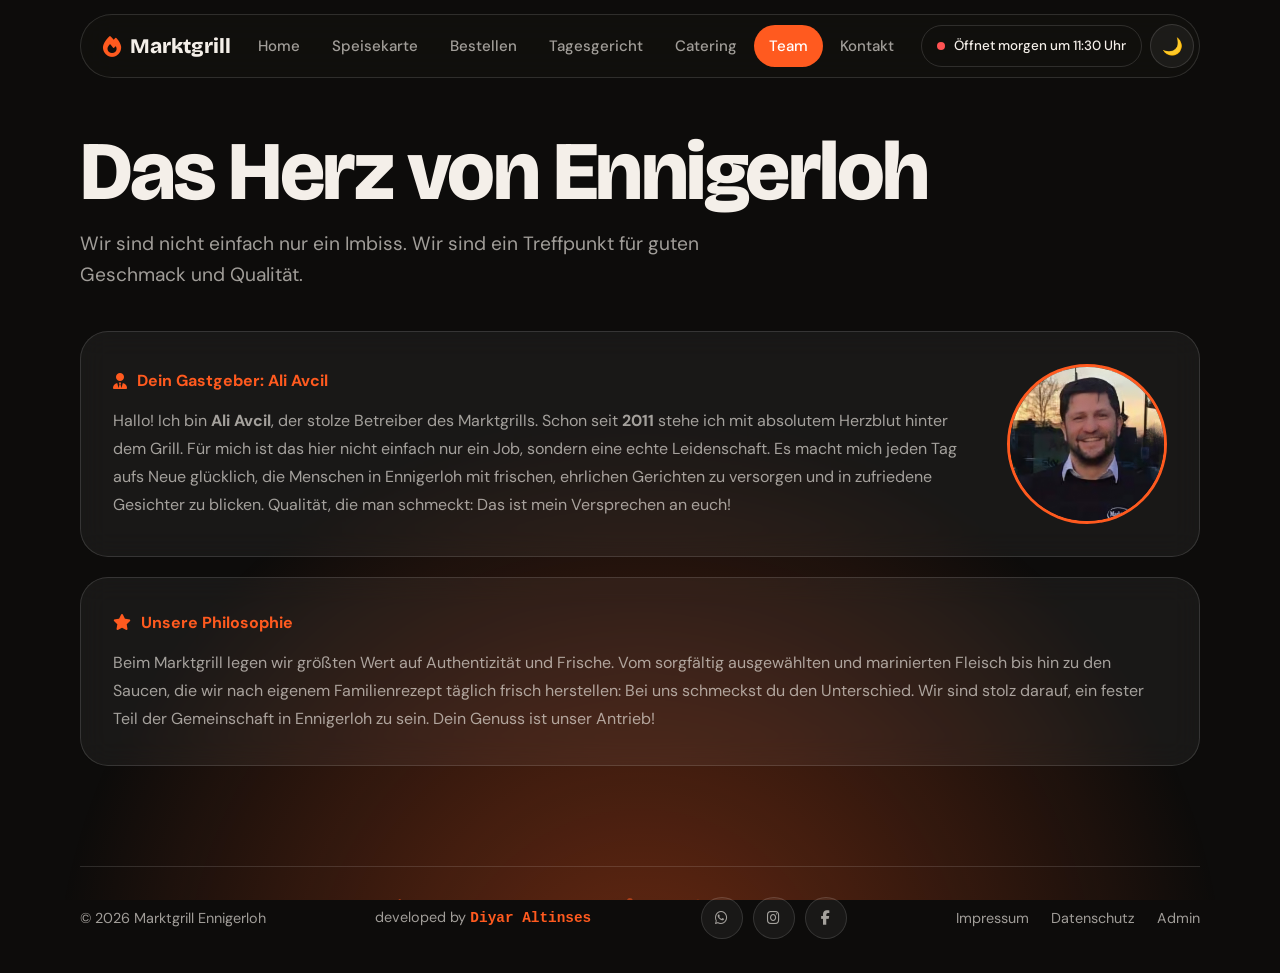
<file: about.html>
<!DOCTYPE html>
<html lang="de" data-theme="dark">
<head>
<meta charset="UTF-8">
<meta name="viewport" content="width=device-width, initial-scale=1, viewport-fit=cover">
<title>Marktgrill | Über uns</title>
<meta name="theme-color" content="#0d0c0b">
<meta name="description" content="Marktgrill Ennigerloh: Döner, Falafel, Salate und Snacks. Speisekarte, Tagesgericht und Öffnungszeiten.">
<link rel="manifest" href="manifest.webmanifest">
<link rel="icon" type="image/png" href="icons/favicon.png">
<link rel="apple-touch-icon" href="apple-touch-icon.png">
<meta name="mobile-web-app-capable" content="yes">
<meta name="apple-mobile-web-app-capable" content="yes">
<meta name="apple-mobile-web-app-title" content="Marktgrill">
<meta name="apple-mobile-web-app-status-bar-style" content="black-translucent">
<link href="https://fonts.googleapis.com/css2?family=Bricolage+Grotesque:opsz,wght@12..96,500;12..96,700;12..96,800&family=DM+Sans:wght@400;500;700&display=swap" rel="stylesheet">
<link rel="stylesheet" href="https://cdnjs.cloudflare.com/ajax/libs/font-awesome/6.4.2/css/all.min.css">
<link rel="stylesheet" href="style.css?v=3">
</head>
<body>
<canvas id="bg-canvas"></canvas>
<main>
<h1 class="page-title">Das Herz von Ennigerloh</h1>
<p class="lead">Wir sind nicht einfach nur ein Imbiss. Wir sind ein Treffpunkt für guten Geschmack und Qualität.</p>
<div class="panel" style="display:flex;gap:36px;align-items:center;flex-wrap:wrap">
  <div style="flex:1;min-width:260px">
    <div class="label"><i class="fa-solid fa-user-tie"></i> Dein Gastgeber: Ali Avcil</div>
    <p style="line-height:1.75">Hallo! Ich bin <strong>Ali Avcil</strong>, der stolze Betreiber des Marktgrills. Schon seit <strong>2011</strong> stehe ich mit absolutem Herzblut hinter dem Grill. Für mich ist das hier nicht einfach nur ein Job, sondern eine echte Leidenschaft. Es macht mich jeden Tag aufs Neue glücklich, die Menschen in Ennigerloh mit frischen, ehrlichen Gerichten zu versorgen und in zufriedene Gesichter zu blicken. Qualität, die man schmeckt: Das ist mein Versprechen an euch!</p>
  </div>
  <img class="avatar" src="ali.jpg" alt="Ali Avcil" onerror="this.style.display='none'">
</div>
<div class="panel" style="margin-top:20px">
  <div class="label"><i class="fa-solid fa-star"></i> Unsere Philosophie</div>
  <p style="line-height:1.75">Beim Marktgrill legen wir größten Wert auf Authentizität und Frische. Vom sorgfältig ausgewählten und marinierten Fleisch bis hin zu den Saucen, die wir nach eigenem Familienrezept täglich frisch herstellen: Bei uns schmeckst du den Unterschied. Wir sind stolz darauf, ein fester Teil der Gemeinschaft in Ennigerloh zu sein. Dein Genuss ist unser Antrieb!</p>
</div>
</main>
<script src="script.js?v=3"></script>
</body>
</html>
</file>
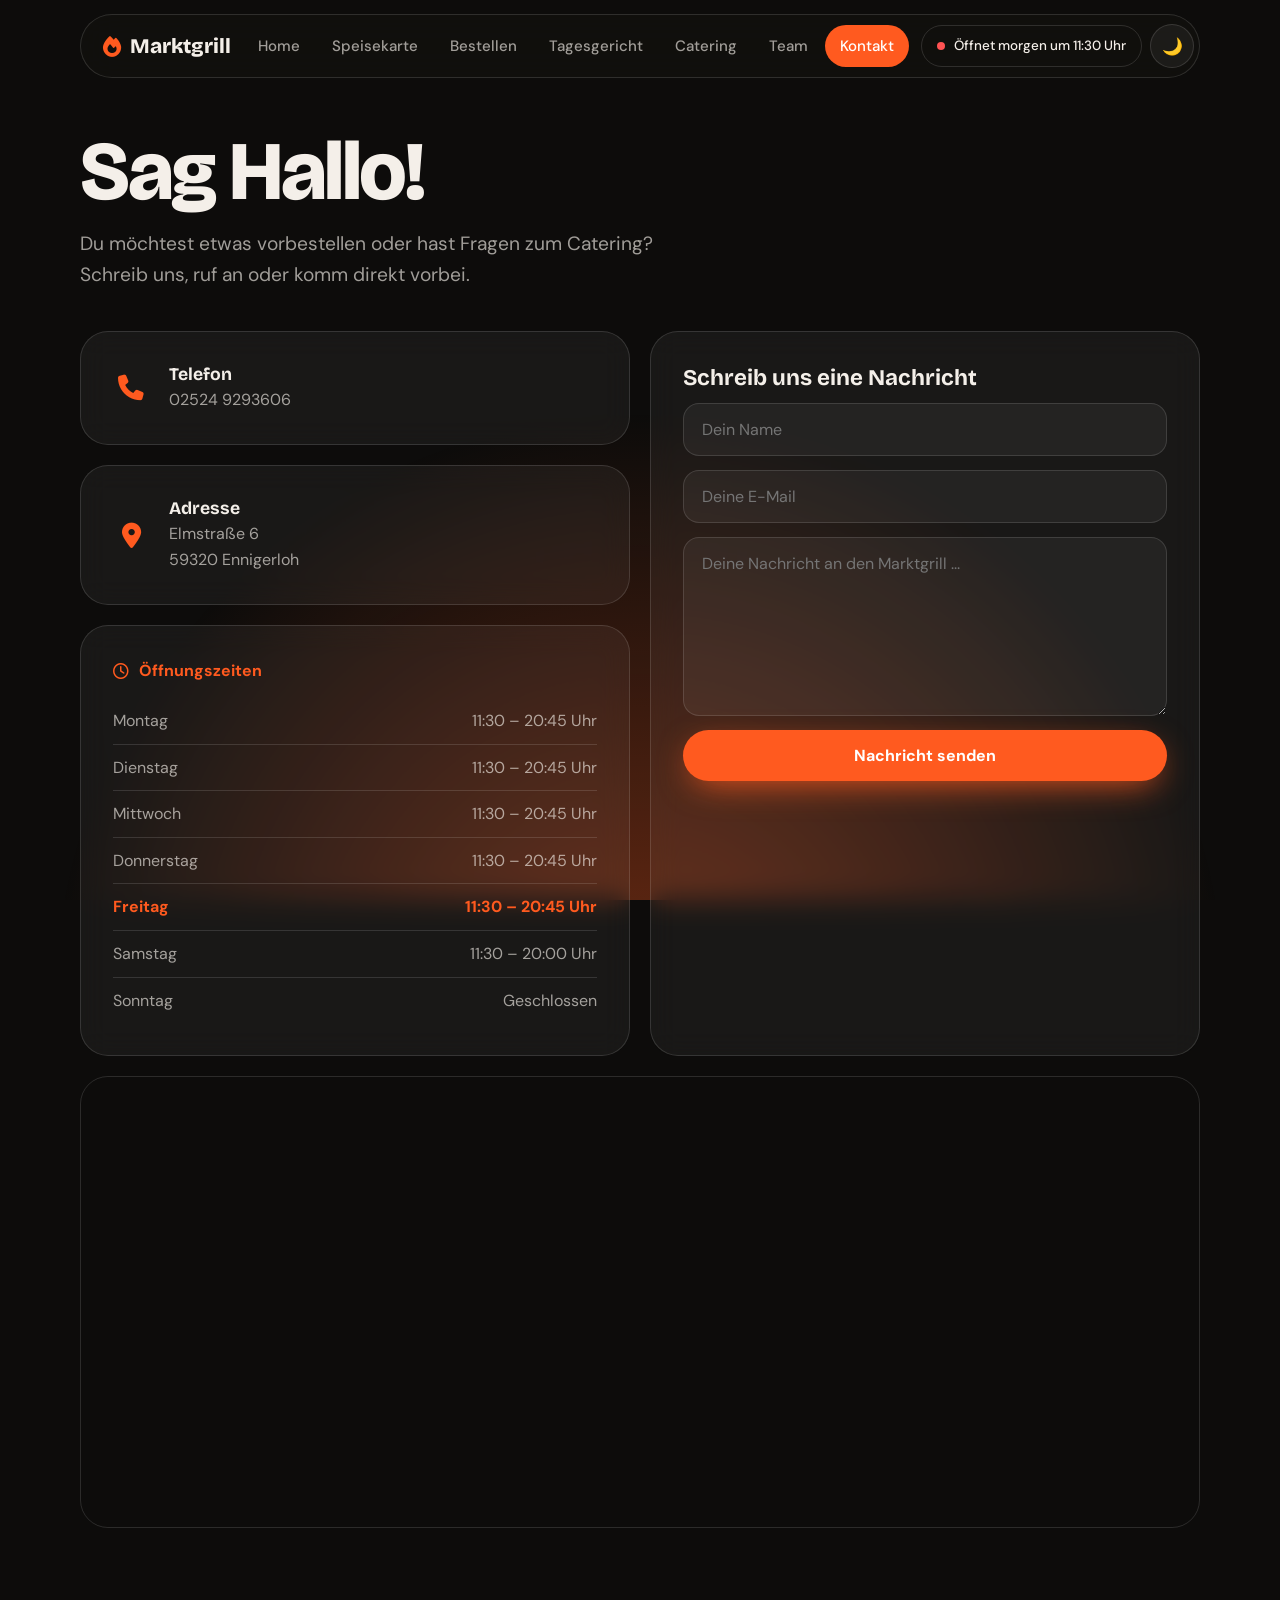
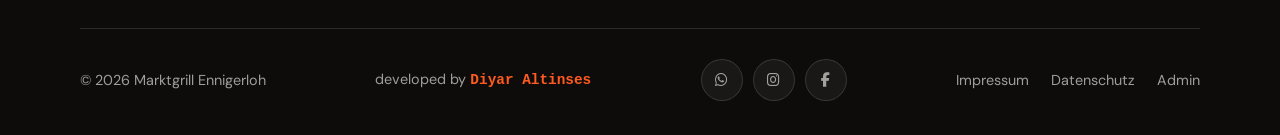
<file: contact.html>
<!DOCTYPE html>
<html lang="de" data-theme="dark">
<head>
<meta charset="UTF-8">
<meta name="viewport" content="width=device-width, initial-scale=1, viewport-fit=cover">
<title>Marktgrill | Kontakt</title>
<meta name="theme-color" content="#0d0c0b">
<meta name="description" content="Marktgrill Ennigerloh: Döner, Falafel, Salate und Snacks. Speisekarte, Tagesgericht und Öffnungszeiten.">
<link rel="manifest" href="manifest.webmanifest">
<link rel="icon" type="image/png" href="icons/favicon.png">
<link rel="apple-touch-icon" href="apple-touch-icon.png">
<meta name="mobile-web-app-capable" content="yes">
<meta name="apple-mobile-web-app-capable" content="yes">
<meta name="apple-mobile-web-app-title" content="Marktgrill">
<meta name="apple-mobile-web-app-status-bar-style" content="black-translucent">
<link href="https://fonts.googleapis.com/css2?family=Bricolage+Grotesque:opsz,wght@12..96,500;12..96,700;12..96,800&family=DM+Sans:wght@400;500;700&display=swap" rel="stylesheet">
<link rel="stylesheet" href="https://cdnjs.cloudflare.com/ajax/libs/font-awesome/6.4.2/css/all.min.css">
<link rel="stylesheet" href="style.css?v=3">
</head>
<body>
<canvas id="bg-canvas"></canvas>
<main>
<h1 class="page-title">Sag Hallo!</h1>
<p class="lead">Du möchtest etwas vorbestellen oder hast Fragen zum Catering? Schreib uns, ruf an oder komm direkt vorbei.</p>
<div class="grid2">
  <div class="stack">
    <a class="panel info-row" href="tel:+4925249293606"><i class="fa-solid fa-phone"></i><div><h3>Telefon</h3><p>02524 9293606</p></div></a>
    <div class="panel info-row"><i class="fa-solid fa-location-dot"></i><div><h3>Adresse</h3><p>Elmstraße 6<br>59320 Ennigerloh</p></div></div>
    <div class="panel"><div class="label"><i class="fa-regular fa-clock"></i> Öffnungszeiten</div><ul class="hours" data-hours></ul></div>
  </div>
  <div class="panel">
    <h3>Schreib uns eine Nachricht</h3>
    <form class="contact-form" action="https://formspree.io/f/mpqgzbgo" method="POST">
      <input type="text" name="Name" placeholder="Dein Name" required>
      <input type="email" name="Email" placeholder="Deine E-Mail" required>
      <textarea name="Nachricht" rows="7" placeholder="Deine Nachricht an den Marktgrill ..." required></textarea>
      <button type="submit" class="btn">Nachricht senden</button>
    </form>
  </div>
</div>
<div class="map"><iframe src="https://www.google.com/maps/embed?pb=!1m18!1m12!1m3!1d1197.630665933639!2d8.024173798939179!3d51.83451657876943!2m3!1f0!2f0!3f0!3m2!1i1024!2i768!4f13.1!3m3!1m2!1s0x41701c7c1b88d2cd%3A0xc2660e98c3dbb481!2sMarktgrill%20%2F%20Antep!5e0!3m2!1sde!2sde!4v1782153991334!5m2!1sde!2sde" width="100%" height="450" style="border:0;display:block" allowfullscreen loading="lazy" referrerpolicy="no-referrer-when-downgrade"></iframe></div>
</main>
<script src="script.js?v=3"></script>
</body>
</html>
</file>
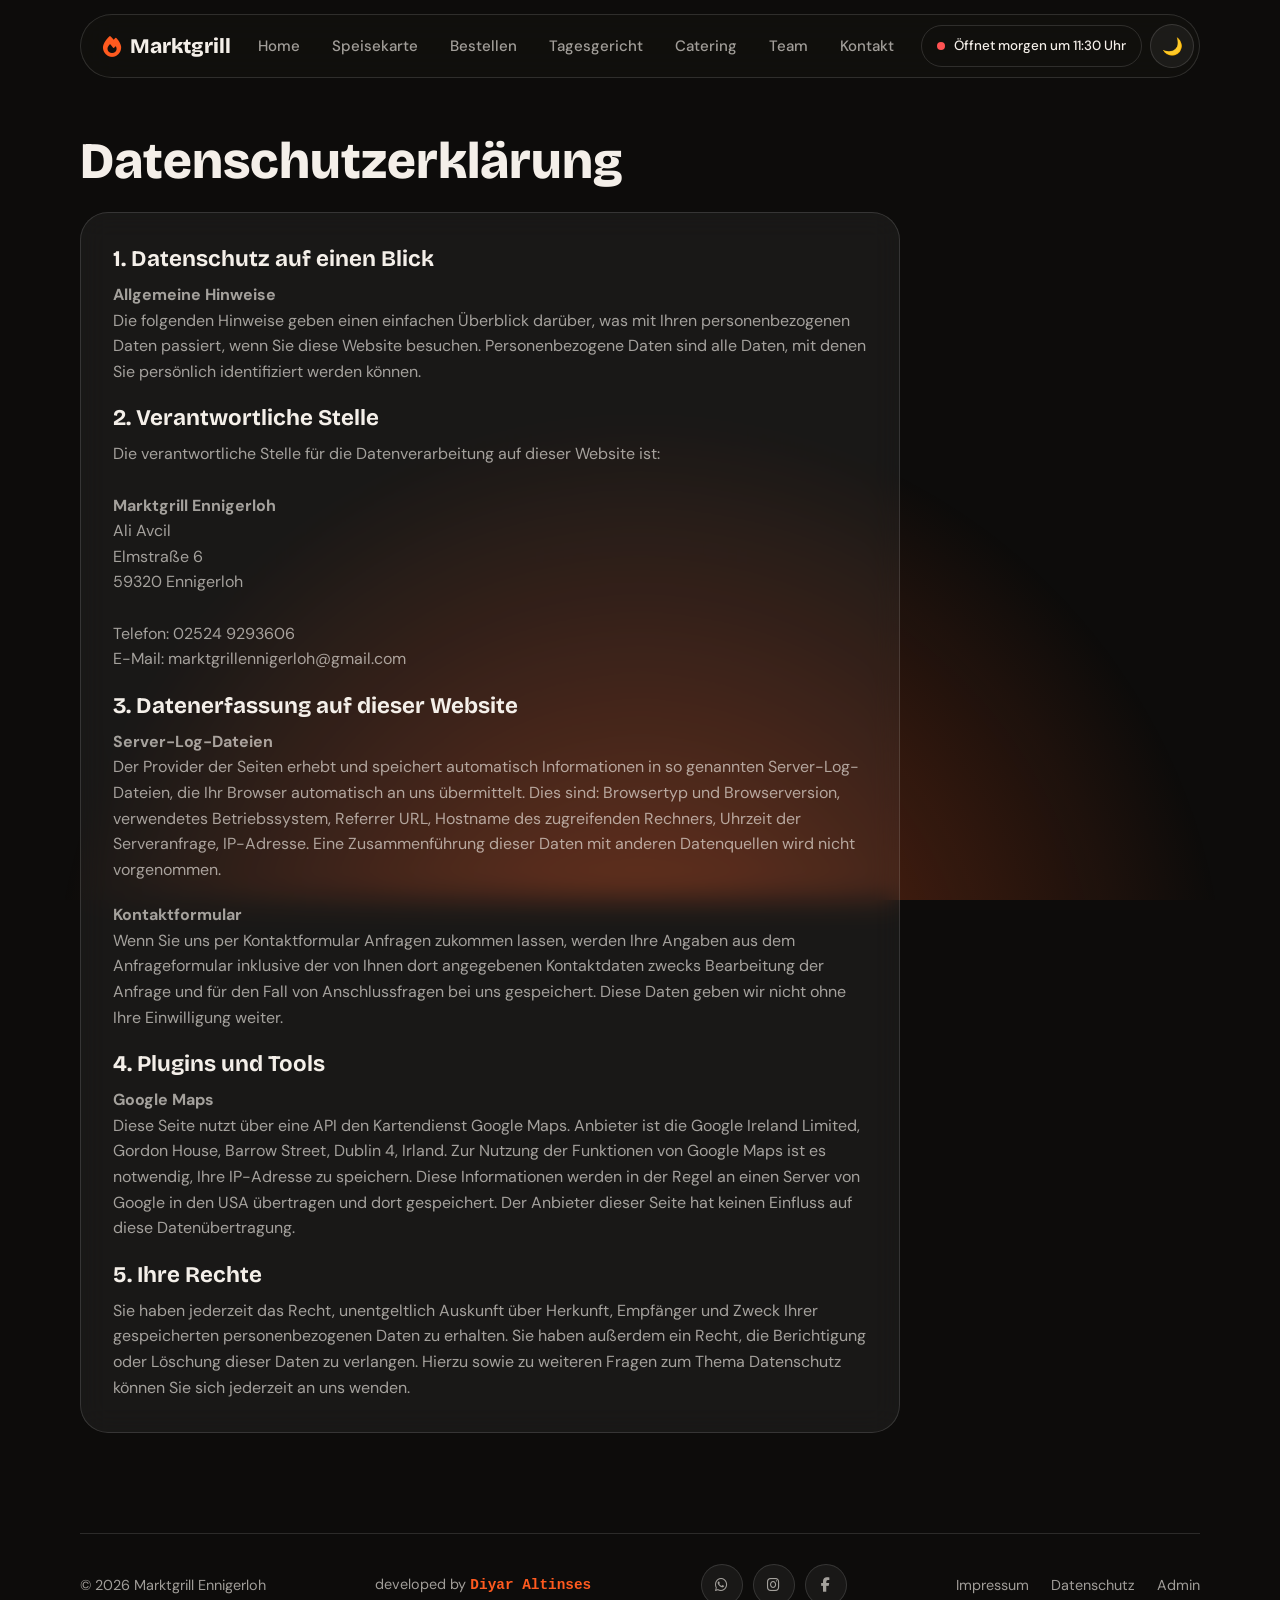
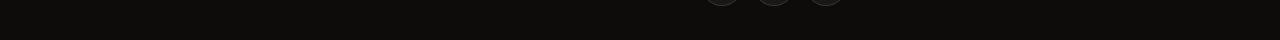
<file: datenschutz.html>
<!DOCTYPE html>
<html lang="de" data-theme="dark">
<head>
<meta charset="UTF-8">
<meta name="viewport" content="width=device-width, initial-scale=1, viewport-fit=cover">
<title>Marktgrill | Datenschutz</title>
<meta name="theme-color" content="#0d0c0b">
<meta name="description" content="Marktgrill Ennigerloh: Döner, Falafel, Salate und Snacks. Speisekarte, Tagesgericht und Öffnungszeiten.">
<link rel="manifest" href="manifest.webmanifest">
<link rel="icon" type="image/png" href="icons/favicon.png">
<link rel="apple-touch-icon" href="apple-touch-icon.png">
<meta name="mobile-web-app-capable" content="yes">
<meta name="apple-mobile-web-app-capable" content="yes">
<meta name="apple-mobile-web-app-title" content="Marktgrill">
<meta name="apple-mobile-web-app-status-bar-style" content="black-translucent">
<link href="https://fonts.googleapis.com/css2?family=Bricolage+Grotesque:opsz,wght@12..96,500;12..96,700;12..96,800&family=DM+Sans:wght@400;500;700&display=swap" rel="stylesheet">
<link rel="stylesheet" href="https://cdnjs.cloudflare.com/ajax/libs/font-awesome/6.4.2/css/all.min.css">
<link rel="stylesheet" href="style.css?v=3">
</head>
<body>
<canvas id="bg-canvas"></canvas>
<main>
<div class="legal"><h1 style="text-align: left;">Datenschutz&shy;erklärung</h1>
        
        <div class="card" style="margin-top: 20px; width: 100%;">
            <h3 style="margin-bottom: 10px;">1. Datenschutz auf einen Blick</h3>
            <p style="line-height: 1.6; margin-bottom: 20px;">
                <strong>Allgemeine Hinweise</strong><br>
                Die folgenden Hinweise geben einen einfachen Überblick darüber, was mit Ihren personenbezogenen Daten passiert, wenn Sie diese Website besuchen. Personenbezogene Daten sind alle Daten, mit denen Sie persönlich identifiziert werden können.
            </p>

            <h3 style="margin-bottom: 10px;">2. Verantwortliche Stelle</h3>
            <p style="line-height: 1.6; margin-bottom: 20px;">
                Die verantwortliche Stelle für die Datenverarbeitung auf dieser Website ist:<br><br>
                <strong>Marktgrill Ennigerloh</strong><br>
                Ali Avcil<br>
                Elmstraße 6<br>
                59320 Ennigerloh<br><br>
                Telefon: 02524 9293606<br>
                E-Mail: marktgrillennigerloh@gmail.com
            </p>

            <h3 style="margin-bottom: 10px;">3. Datenerfassung auf dieser Website</h3>
            <p style="line-height: 1.6; margin-bottom: 20px;">
                <strong>Server-Log-Dateien</strong><br>
                Der Provider der Seiten erhebt und speichert automatisch Informationen in so genannten Server-Log-Dateien, die Ihr Browser automatisch an uns übermittelt. Dies sind: Browsertyp und Browserversion, verwendetes Betriebssystem, Referrer URL, Hostname des zugreifenden Rechners, Uhrzeit der Serveranfrage, IP-Adresse. Eine Zusammenführung dieser Daten mit anderen Datenquellen wird nicht vorgenommen.
            </p>
            <p style="line-height: 1.6; margin-bottom: 20px;">
                <strong>Kontaktformular</strong><br>
                Wenn Sie uns per Kontaktformular Anfragen zukommen lassen, werden Ihre Angaben aus dem Anfrageformular inklusive der von Ihnen dort angegebenen Kontaktdaten zwecks Bearbeitung der Anfrage und für den Fall von Anschlussfragen bei uns gespeichert. Diese Daten geben wir nicht ohne Ihre Einwilligung weiter.
            </p>

            <h3 style="margin-bottom: 10px;">4. Plugins und Tools</h3>
            <p style="line-height: 1.6; margin-bottom: 20px;">
                <strong>Google Maps</strong><br>
                Diese Seite nutzt über eine API den Kartendienst Google Maps. Anbieter ist die Google Ireland Limited, Gordon House, Barrow Street, Dublin 4, Irland. Zur Nutzung der Funktionen von Google Maps ist es notwendig, Ihre IP-Adresse zu speichern. Diese Informationen werden in der Regel an einen Server von Google in den USA übertragen und dort gespeichert. Der Anbieter dieser Seite hat keinen Einfluss auf diese Datenübertragung.
            </p>

            <h3 style="margin-bottom: 10px;">5. Ihre Rechte</h3>
            <p style="line-height: 1.6;">
                Sie haben jederzeit das Recht, unentgeltlich Auskunft über Herkunft, Empfänger und Zweck Ihrer gespeicherten personenbezogenen Daten zu erhalten. Sie haben außerdem ein Recht, die Berichtigung oder Löschung dieser Daten zu verlangen. Hierzu sowie zu weiteren Fragen zum Thema Datenschutz können Sie sich jederzeit an uns wenden.
            </p>
        </div></div>
</main>
<script src="script.js?v=3"></script>
</body>
</html>
</file>
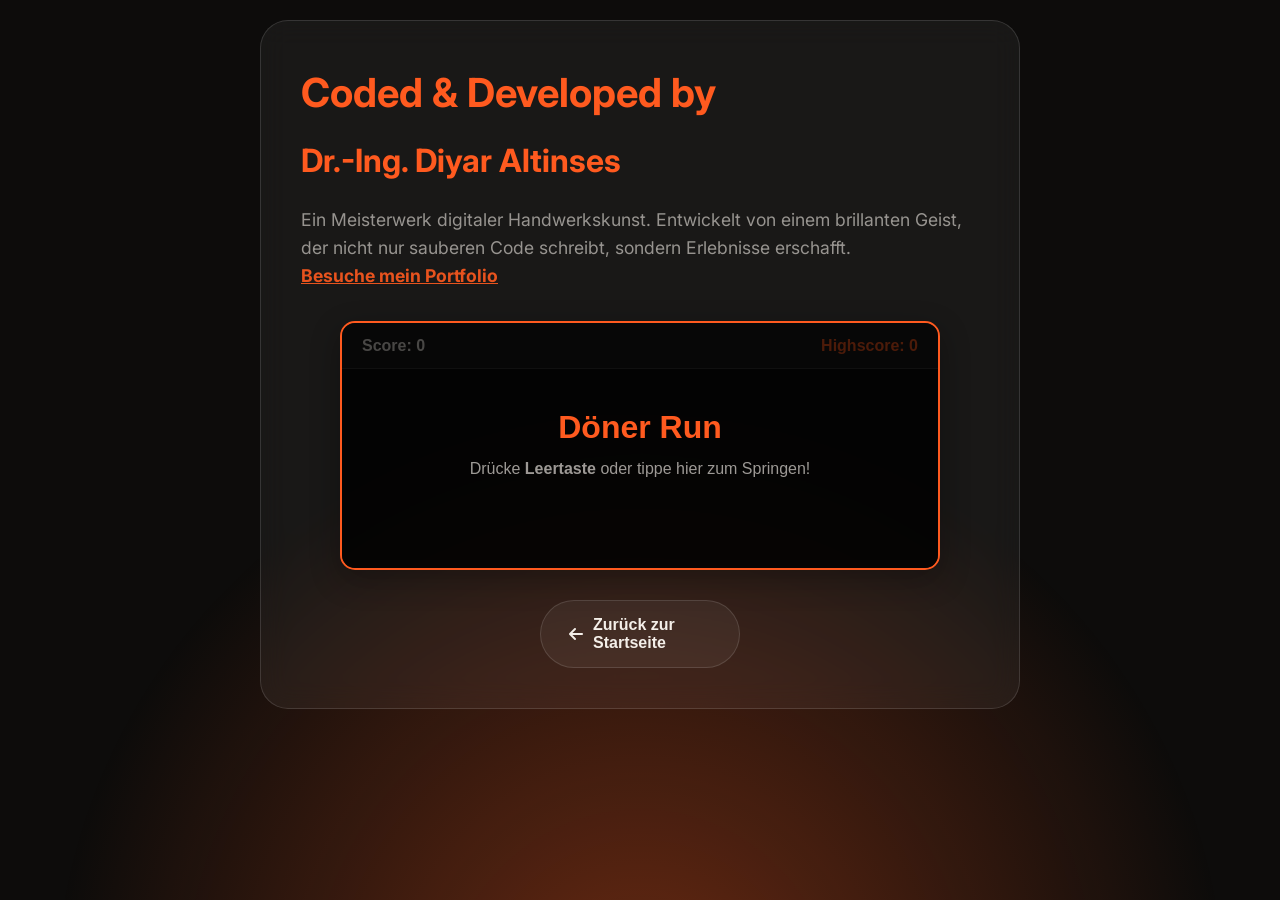
<file: easteregg.html>
<!DOCTYPE html>
<html lang="de" data-theme="dark">
<head>
    <meta charset="UTF-8">
    <meta name="viewport" content="width=device-width, initial-scale=1.0">
    <title>Marktgrill | Secret Area</title>
    <link href="https://fonts.googleapis.com/css2?family=Inter:wght@300;400;700;800&display=swap" rel="stylesheet">
    <link rel="stylesheet" href="https://cdnjs.cloudflare.com/ajax/libs/font-awesome/6.4.2/css/all.min.css">
    <link rel="stylesheet" href="style.css">
    <style>
        /* Spezielles Styling für das Spiel */
        #bg-canvas { display: none !important; }
        
        .artist-signature {
            font-family: 'Inter', sans-serif;
            margin-bottom: 20px;
        }
        
        .artist-signature h2 {
            font-size: 2.5rem;
            color: var(--accent-color);
            margin-bottom: 10px;
        }

        #game-container {
            width: 100%;
            max-width: 600px;
            margin: 30px auto;
            border-radius: 15px;
            overflow: hidden;
            border: 2px solid var(--accent-color);
            background: rgba(0, 0, 0, 0.5);
            box-shadow: 0 10px 30px rgba(0,0,0,0.3);
            position: relative;
        }

        canvas {
            display: block;
            width: 100%;
            background-color: transparent;
        }

        .score-board {
            display: flex;
            justify-content: space-between;
            padding: 10px 20px;
            background: var(--card-bg);
            font-weight: bold;
            border-bottom: 1px solid var(--border-color);
        }

        #game-overlay {
            position: absolute;
            top: 0; left: 0; width: 100%; height: 100%;
            display: flex;
            flex-direction: column;
            justify-content: center;
            align-items: center;
            background: rgba(0, 0, 0, 0.7);
            color: white;
            z-index: 10;
        }
    </style>
</head>
<body style="justify-content: center; align-items: center; min-height: 100vh;">
    
    <main style="max-width: 800px; width: 100%; text-align: center; padding: 20px;">
        
        <div class="card" style="padding: 40px;">
            <div class="artist-signature">
                <h2>Coded & Developed by</h2>
                <h2 style="font-size: 2rem;">Dr.-Ing. Diyar Altinses</h2>
                <p style="font-size: 1.1rem; opacity: 0.9; line-height: 1.6; margin-top: 20px;">
                    Ein Meisterwerk digitaler Handwerkskunst. Entwickelt von einem brillanten Geist, der nicht nur sauberen Code schreibt, sondern Erlebnisse erschafft. 
                    <br>
                    <a href="https://diyarino.github.io/" style="color: var(--accent-color); text-decoration: underline; font-weight: bold;">Besuche mein Portfolio</a>
                </p>
            </div>

            <!-- Das Döner-Spiel -->
            <div id="game-container">
                <div class="score-board">
                    <span>Score: <span id="scoreText">0</span></span>
                    <span style="color: var(--accent-color);">Highscore: <span id="highScoreText">0</span></span>
                </div>
                <canvas id="gameCanvas" width="600" height="200"></canvas>
                
                <!-- Start/Game Over Screen -->
                <div id="game-overlay">
                    <h3 id="overlay-title" style="font-size: 2rem; margin-bottom: 10px; color: var(--accent-color);">Döner Run</h3>
                    <p>Drücke <strong>Leertaste</strong> oder tippe hier zum Springen!</p>
                </div>
            </div>

            <div style="margin-top: 30px; display: flex; justify-content: center;">
                <a href="index.html" class="nav-btn" style="background: var(--card-bg); border: 1px solid var(--border-color); width: 200px; justify-content: center; font-weight: bold;">
                    <i class="fa-solid fa-arrow-left"></i> Zurück zur Startseite
                </a>
            </div>
        </div>

    </main>

    <script>
        // --- DÖNER GAME LOGIC ---
        const canvas = document.getElementById('gameCanvas');
        const ctx = canvas.getContext('2d');
        const overlay = document.getElementById('game-overlay');
        const overlayTitle = document.getElementById('overlay-title');
        const scoreText = document.getElementById('scoreText');
        const highScoreText = document.getElementById('highScoreText');

        let isPlaying = false;
        let score = 0;
        let highScore = localStorage.getItem('doenerHighScore') || 0;
        highScoreText.innerText = highScore;

        // Spielfiguren (Emojis)
        const playerEmoji = '🥙';
        const obstacleEmoji = '🥤';

        // Spieler-Eigenschaften
        let player = { x: 50, y: 150, width: 40, height: 40, velocityY: 0, isJumping: false };
        let gravity = 0.6;
        let jumpPower = -10;

        // Hindernis-Eigenschaften
        let obstacles = [];
        let gameSpeed = 5;
        let frameCount = 0;
        let animationId;

        function resetGame() {
            player.y = 150;
            player.velocityY = 0;
            obstacles = [];
            score = 0;
            gameSpeed = 5;
            frameCount = 0;
            isPlaying = true;
            overlay.style.display = 'none';
            scoreText.innerText = score;
            gameLoop();
        }

        function jump() {
            if (!isPlaying) {
                resetGame();
            } else if (!player.isJumping) {
                player.velocityY = jumpPower;
                player.isJumping = true;
            }
        }

        function spawnObstacle() {
            if (frameCount % Math.floor(Math.random() * (120 - 60) + 60) === 0) {
                obstacles.push({ x: canvas.width, y: 155, width: 30, height: 35 });
            }
        }

        function gameOver() {
            isPlaying = false;
            cancelAnimationFrame(animationId);
            
            // Highscore speichern
            if (score > highScore) {
                highScore = score;
                localStorage.setItem('doenerHighScore', highScore);
                highScoreText.innerText = highScore;
            }

            overlayTitle.innerText = "Game Over!";
            overlayTitle.style.color = "red";
            overlay.innerHTML = `<h3 style="font-size: 2rem; margin-bottom: 10px; color: #e63946;">Game Over!</h3><p>Score: ${score}</p><p>Drücke Leertaste um neu zu starten</p>`;
            overlay.style.display = 'flex';
        }

        function gameLoop() {
            if (!isPlaying) return;
            
            ctx.clearRect(0, 0, canvas.width, canvas.height);
            frameCount++;
            
            // Boden zeichnen
            ctx.beginPath();
            ctx.moveTo(0, 190);
            ctx.lineTo(canvas.width, 190);
            ctx.strokeStyle = '#666';
            ctx.lineWidth = 2;
            ctx.stroke();

            // Spieler Physik (Gravitation)
            player.velocityY += gravity;
            player.y += player.velocityY;

            // Bodenkollision Spieler
            if (player.y >= 150) {
                player.y = 150;
                player.velocityY = 0;
                player.isJumping = false;
            }

            // Spieler (Döner) zeichnen
            ctx.font = "40px Arial";
            ctx.fillText(playerEmoji, player.x, player.y + 35);

            // Hindernisse bewegen und zeichnen
            spawnObstacle();
            for (let i = 0; i < obstacles.length; i++) {
                let obs = obstacles[i];
                obs.x -= gameSpeed;
                
                // Ayran zeichnen
                ctx.font = "35px Arial";
                ctx.fillText(obstacleEmoji, obs.x, obs.y + 30);

                // Kollisionsabfrage
                if (
                    player.x < obs.x + obs.width - 10 &&
                    player.x + player.width - 10 > obs.x &&
                    player.y < obs.y + obs.height - 10 &&
                    player.y + player.height - 10 > obs.y
                ) {
                    gameOver();
                }

                // Hindernis aus dem Array entfernen, wenn es aus dem Bildschirm verschwindet
                if (obs.x + obs.width < 0) {
                    obstacles.splice(i, 1);
                    i--;
                    score++;
                    scoreText.innerText = score;
                    
                    // Spiel wird mit der Zeit leicht schneller
                    if (score % 10 === 0) gameSpeed += 0.5;
                }
            }

            animationId = requestAnimationFrame(gameLoop);
        }

        // Event Listeners für Sprung (Tastatur & Touch/Maus)
        window.addEventListener('keydown', (e) => {
            if (e.code === 'Space') {
                e.preventDefault();
                jump();
            }
        });
        document.getElementById('game-container').addEventListener('mousedown', jump);
        document.getElementById('game-container').addEventListener('touchstart', (e) => {
            e.preventDefault();
            jump();
        });
    </script>
</body>
</html>
</file>
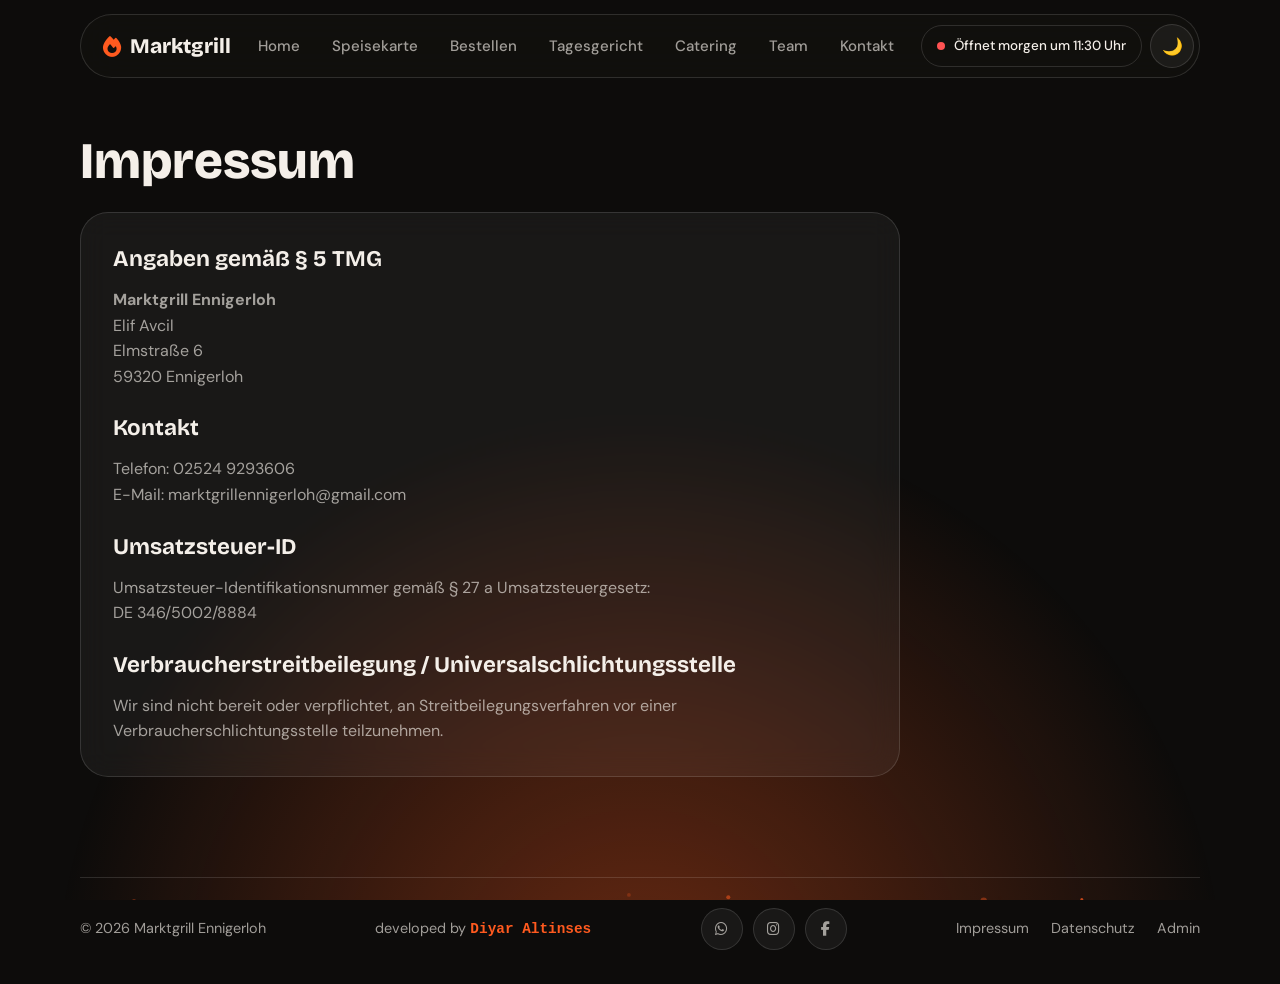
<file: impressum.html>
<!DOCTYPE html>
<html lang="de" data-theme="dark">
<head>
<meta charset="UTF-8">
<meta name="viewport" content="width=device-width, initial-scale=1, viewport-fit=cover">
<title>Marktgrill | Impressum</title>
<meta name="theme-color" content="#0d0c0b">
<meta name="description" content="Marktgrill Ennigerloh: Döner, Falafel, Salate und Snacks. Speisekarte, Tagesgericht und Öffnungszeiten.">
<link rel="manifest" href="manifest.webmanifest">
<link rel="icon" type="image/png" href="icons/favicon.png">
<link rel="apple-touch-icon" href="apple-touch-icon.png">
<meta name="mobile-web-app-capable" content="yes">
<meta name="apple-mobile-web-app-capable" content="yes">
<meta name="apple-mobile-web-app-title" content="Marktgrill">
<meta name="apple-mobile-web-app-status-bar-style" content="black-translucent">
<link href="https://fonts.googleapis.com/css2?family=Bricolage+Grotesque:opsz,wght@12..96,500;12..96,700;12..96,800&family=DM+Sans:wght@400;500;700&display=swap" rel="stylesheet">
<link rel="stylesheet" href="https://cdnjs.cloudflare.com/ajax/libs/font-awesome/6.4.2/css/all.min.css">
<link rel="stylesheet" href="style.css?v=3">
</head>
<body>
<canvas id="bg-canvas"></canvas>
<main>
<div class="legal"><h1 style="text-align: left;">Impressum</h1>
        
        <div class="card" style="margin-top: 20px; width: 100%;">
            <h3 style="margin-bottom: 15px;">Angaben gemäß § 5 TMG</h3>
            <p style="line-height: 1.6;">
                <strong>Marktgrill Ennigerloh</strong><br>
                Elif Avcil<br>
                Elmstraße 6<br>
                59320 Ennigerloh
            </p>

            <h3 style="margin-top: 25px; margin-bottom: 15px;">Kontakt</h3>
            <p style="line-height: 1.6;">
                Telefon: 02524 9293606<br>
                E-Mail: marktgrillennigerloh@gmail.com
            </p>

            <h3 style="margin-top: 25px; margin-bottom: 15px;">Umsatzsteuer-ID</h3>
            <p style="line-height: 1.6;">
                Umsatzsteuer-Identifikationsnummer gemäß § 27 a Umsatzsteuergesetz:<br>
                DE 346/5002/8884 <!-- HIER DEINE ECHTE STEUER-ID EINTRAGEN, FALLS VORHANDEN -->
            </p>

            <h3 style="margin-top: 25px; margin-bottom: 15px;">Verbraucher­streit­beilegung / Universal­schlichtungs­stelle</h3>
            <p style="line-height: 1.6;">
                Wir sind nicht bereit oder verpflichtet, an Streitbeilegungsverfahren vor einer Verbraucherschlichtungsstelle teilzunehmen.
            </p>
        </div></div>
</main>
<script src="script.js?v=3"></script>
</body>
</html>
</file>
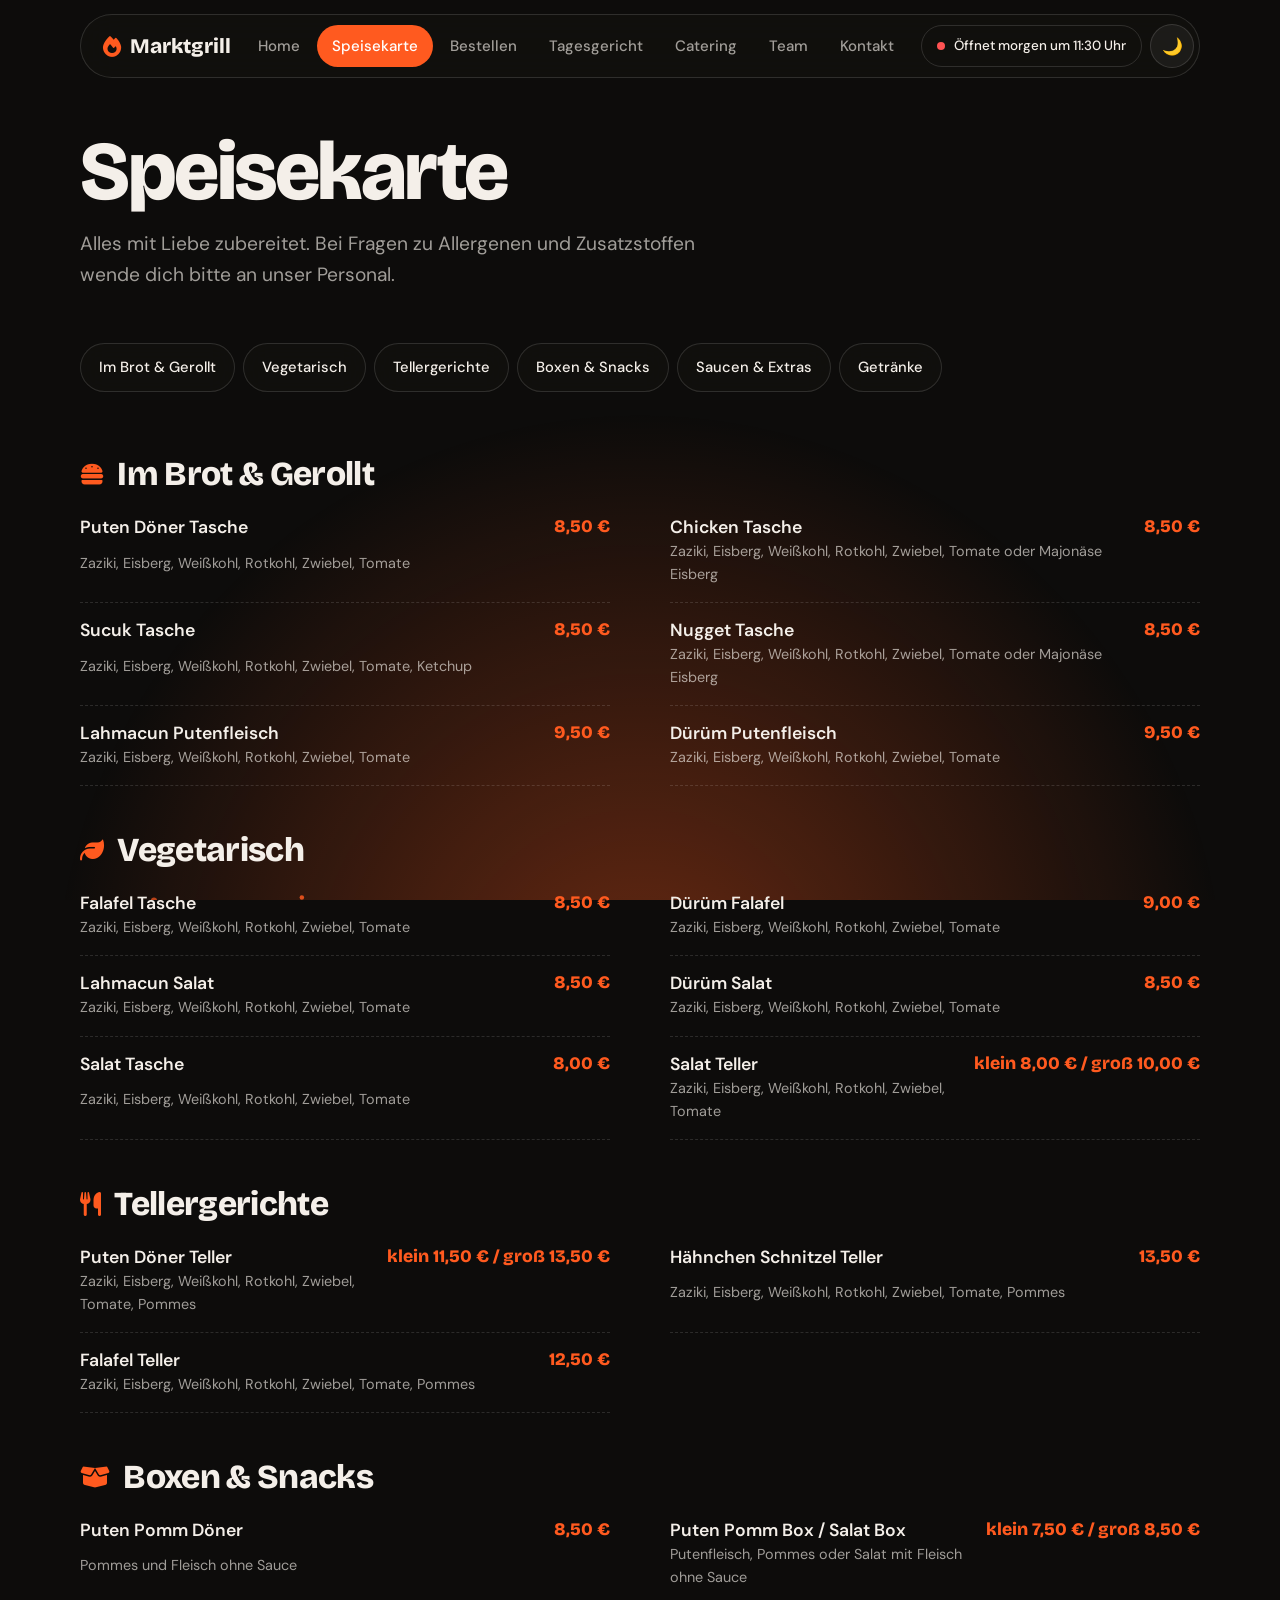
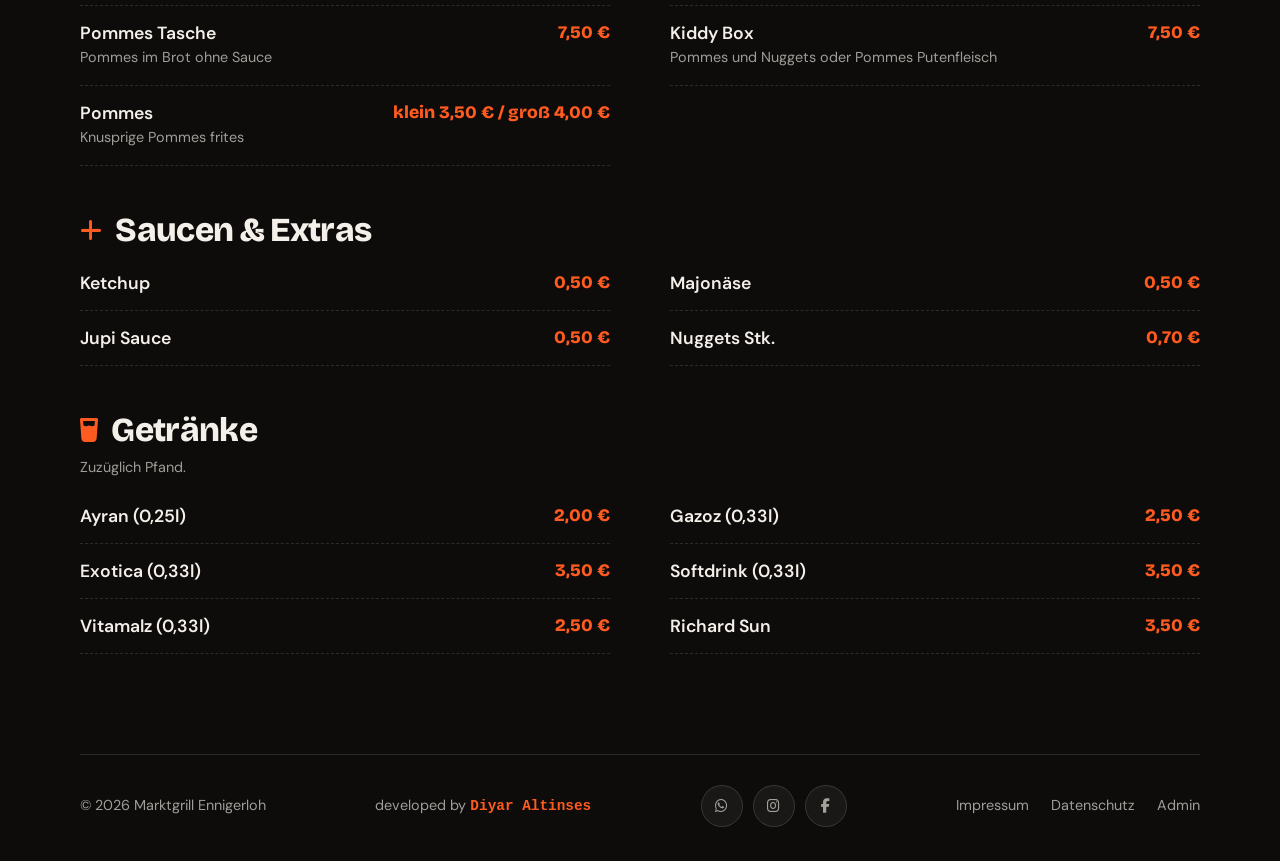
<file: speisekarte.html>
<!DOCTYPE html>
<html lang="de" data-theme="dark">
<head>
<meta charset="UTF-8">
<meta name="viewport" content="width=device-width, initial-scale=1, viewport-fit=cover">
<title>Marktgrill | Speisekarte</title>
<meta name="theme-color" content="#0d0c0b">
<meta name="description" content="Marktgrill Ennigerloh: Döner, Falafel, Salate und Snacks. Speisekarte, Tagesgericht und Öffnungszeiten.">
<link rel="manifest" href="manifest.webmanifest">
<link rel="icon" type="image/png" href="icons/favicon.png">
<link rel="apple-touch-icon" href="apple-touch-icon.png">
<meta name="mobile-web-app-capable" content="yes">
<meta name="apple-mobile-web-app-capable" content="yes">
<meta name="apple-mobile-web-app-title" content="Marktgrill">
<meta name="apple-mobile-web-app-status-bar-style" content="black-translucent">
<link href="https://fonts.googleapis.com/css2?family=Bricolage+Grotesque:opsz,wght@12..96,500;12..96,700;12..96,800&family=DM+Sans:wght@400;500;700&display=swap" rel="stylesheet">
<link rel="stylesheet" href="https://cdnjs.cloudflare.com/ajax/libs/font-awesome/6.4.2/css/all.min.css">
<link rel="stylesheet" href="style.css?v=3">
</head>
<body>
<canvas id="bg-canvas"></canvas>
<main>
<h1 class="page-title">Speisekarte</h1>
<p class="lead">Alles mit Liebe zubereitet. Bei Fragen zu Allergenen und Zusatzstoffen wende dich bitte an unser Personal.</p>
<nav class="menu-nav" id="menu-nav"></nav>
<div id="menu"></div>
</main>
<script src="script.js?v=3"></script>
<script>
fetch('speisekarte.json?t=' + Date.now()).then(r => r.json()).then(d => {
  const M = d.kategorien;
  const id = t => t.toLowerCase().replace(/[^a-z0-9]+/g, '-');
  document.getElementById('menu-nav').innerHTML = M.map(m => `<a class="chip" href="#${id(m.titel)}">${esc(m.titel)}</a>`).join('');
  document.getElementById('menu').innerHTML = M.map(m => `<section class="menu-section" id="${id(m.titel)}"><h2><i class="fa-solid fa-${esc(m.icon)}"></i>${esc(m.titel)}</h2>${m.hinweis ? `<p class="note">${esc(m.hinweis)}</p>` : ''}<div class="menu-list">${(m.gerichte || []).map(i => `<div class="item"><h3>${esc(i.name)}</h3><span class="price">${esc(i.preis)}</span>${i.beschreibung ? `<p>${esc(i.beschreibung)}</p>` : ''}</div>`).join('')}</div></section>`).join('');
}).catch(() => { document.getElementById('menu').innerHTML = '<p>Die Speisekarte konnte gerade nicht geladen werden.</p>'; });
</script>
</body>
</html>
</file>
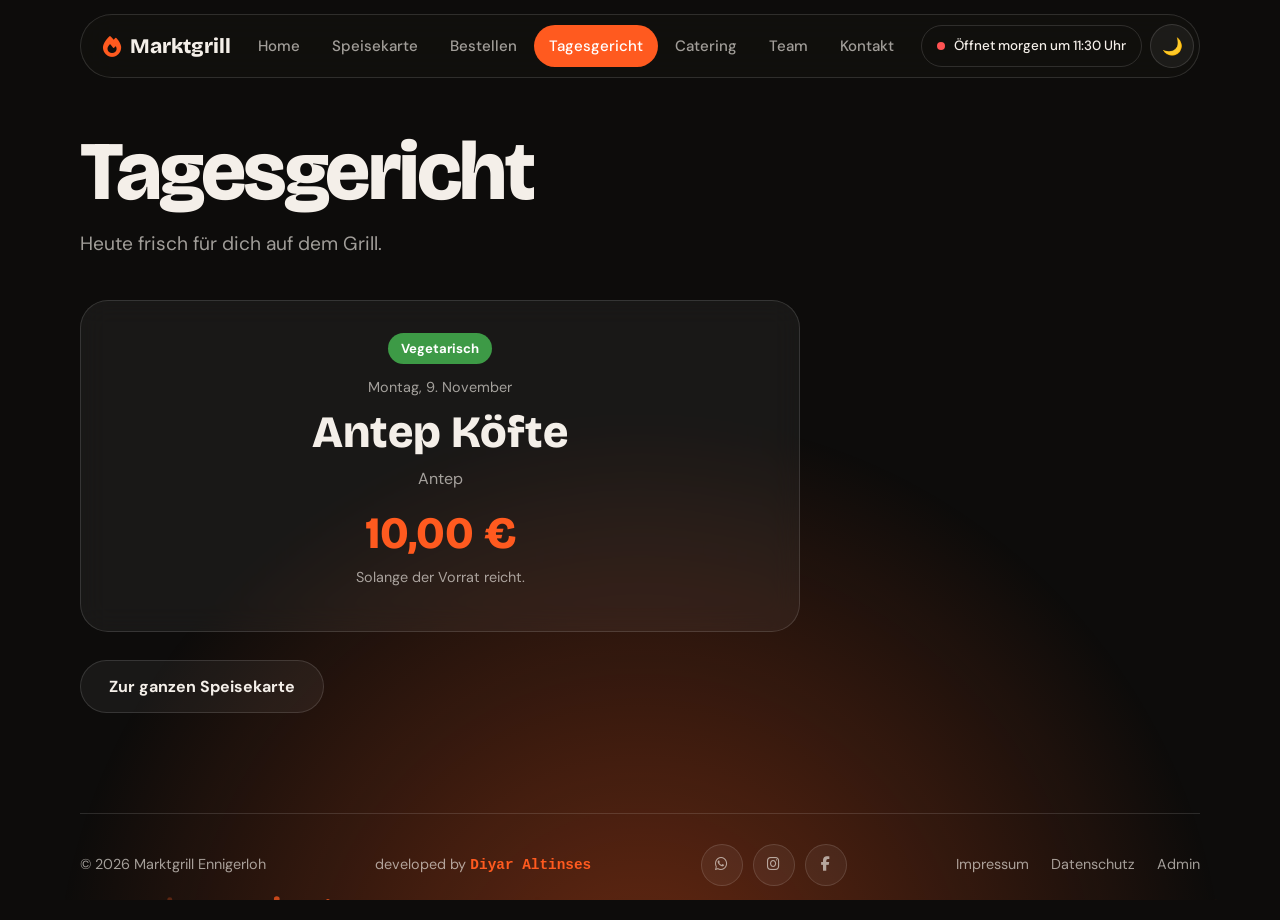
<file: tagesgericht.html>
<!DOCTYPE html>
<html lang="de" data-theme="dark">
<head>
<meta charset="UTF-8">
<meta name="viewport" content="width=device-width, initial-scale=1, viewport-fit=cover">
<title>Marktgrill | Tagesgericht</title>
<meta name="theme-color" content="#0d0c0b">
<meta name="description" content="Marktgrill Ennigerloh: Döner, Falafel, Salate und Snacks. Speisekarte, Tagesgericht und Öffnungszeiten.">
<link rel="manifest" href="manifest.webmanifest">
<link rel="icon" type="image/png" href="icons/favicon.png">
<link rel="apple-touch-icon" href="apple-touch-icon.png">
<meta name="mobile-web-app-capable" content="yes">
<meta name="apple-mobile-web-app-capable" content="yes">
<meta name="apple-mobile-web-app-title" content="Marktgrill">
<meta name="apple-mobile-web-app-status-bar-style" content="black-translucent">
<link href="https://fonts.googleapis.com/css2?family=Bricolage+Grotesque:opsz,wght@12..96,500;12..96,700;12..96,800&family=DM+Sans:wght@400;500;700&display=swap" rel="stylesheet">
<link rel="stylesheet" href="https://cdnjs.cloudflare.com/ajax/libs/font-awesome/6.4.2/css/all.min.css">
<link rel="stylesheet" href="style.css?v=3">
</head>
<body>
<canvas id="bg-canvas"></canvas>
<main>
<h1 class="page-title">Tagesgericht</h1>
<p class="lead">Heute frisch für dich auf dem Grill.</p>
<div class="panel daily" data-daily="full" style="max-width:720px"><p>Lade Tagesgericht …</p></div>
<div class="actions" style="margin-top:28px"><a href="speisekarte.html" class="btn ghost">Zur ganzen Speisekarte</a></div>
</main>
<script src="script.js?v=3"></script>
</body>
</html>
</file>
<file: style.css>
:root{--font-d:'Bricolage Grotesque',sans-serif;--font-b:'DM Sans',sans-serif;
--accent-color:var(--accent);--card-bg:var(--surface);--border-color:var(--line);--text-color:var(--text);--bg-color:var(--bg)}
:root[data-theme=dark]{--bg:#0d0c0b;--text:#f4efe9;--muted:rgba(244,239,233,.64);--surface:rgba(255,255,255,.05);--line:rgba(255,255,255,.13);--accent:#ff5a1f;--accent-2:#ffb703;--glass:rgba(20,18,16,.62);--vid:.3}
:root[data-theme=light]{--bg:#f4f1ed;--text:#1c1815;--muted:rgba(28,24,21,.66);--surface:rgba(255,255,255,.72);--line:rgba(0,0,0,.11);--accent:#e23c0e;--accent-2:#e08a00;--glass:rgba(255,255,255,.75);--vid:.13}
*{margin:0;padding:0;box-sizing:border-box}
html{scroll-behavior:smooth}
body{background:var(--bg);color:var(--text);font-family:var(--font-b);line-height:1.6;min-height:100vh;display:flex;flex-direction:column;overflow-x:hidden;transition:background .3s,color .3s}
body::before{content:"";position:fixed;inset:auto 0 0 0;height:60vh;background:radial-gradient(ellipse at 50% 120%,color-mix(in srgb,var(--accent) 38%,transparent),transparent 65%);z-index:-1;pointer-events:none}
a{color:inherit;text-decoration:none}
#bg-canvas{position:fixed;inset:0;width:100%;height:100%;z-index:-1;pointer-events:none}
.bg-video{position:fixed;inset:0;width:100%;height:100%;object-fit:cover;z-index:-2;filter:grayscale(1);opacity:var(--vid);pointer-events:none}
.highlight{color:var(--accent)}
:focus-visible{outline:2px solid var(--accent-2);outline-offset:3px}

/* Header */
.site-header{position:fixed;top:14px;left:0;right:0;margin:0 auto;width:min(1120px,calc(100% - 24px));display:flex;align-items:center;justify-content:space-between;gap:12px;padding:9px 10px 9px 22px;background:var(--glass);backdrop-filter:blur(18px);-webkit-backdrop-filter:blur(18px);border:1px solid var(--line);border-radius:999px;z-index:100}
.brand{font:800 1.3rem var(--font-d);display:flex;gap:9px;align-items:center;cursor:pointer;user-select:none;white-space:nowrap}
.brand i{color:var(--accent)}
.nav{display:flex;gap:2px}
.nav a{padding:9px 15px;border-radius:999px;font-weight:500;font-size:.94rem;color:var(--muted);transition:.2s}
.nav a:hover{color:var(--text);background:var(--surface)}
.nav a.active{background:var(--accent);color:#fff}
.tools{display:flex;gap:8px;align-items:center}
.status{display:flex;align-items:center;gap:9px;font-size:.84rem;font-weight:500;padding:9px 15px;border:1px solid var(--line);border-radius:999px;white-space:nowrap}
.dot{width:8px;height:8px;border-radius:50%;background:#888;flex-shrink:0}
.status.open .dot{background:#3ddc84;box-shadow:0 0 0 4px rgba(61,220,132,.22)}
.status.closed .dot{background:#ff5252}
.icon-btn{width:42px;height:42px;border-radius:50%;border:1px solid var(--line);background:var(--surface);color:var(--text);cursor:pointer;font-size:1.05rem}
.icon-btn:hover{border-color:var(--accent)}
.burger{display:none}
.mobile-menu{position:fixed;inset:0;background:var(--bg);z-index:90;display:flex;flex-direction:column;justify-content:center;align-items:center;gap:6px;transform:translateY(-100%);transition:transform .4s cubic-bezier(.7,0,.2,1)}
.mobile-menu.open{transform:none}
.mobile-menu a{font:800 2.2rem var(--font-d);padding:8px 20px;border-radius:16px}
.mobile-menu a.active{color:var(--accent)}

/* Layout */
main{flex:1;width:min(1120px,calc(100% - 40px));margin:0 auto;padding:130px 0 40px;display:flex;flex-direction:column}
.display{font:800 clamp(3.1rem,10vw,8rem)/.92 var(--font-d);letter-spacing:-.035em}
.display .ember{background:linear-gradient(95deg,var(--accent),var(--accent-2));-webkit-background-clip:text;background-clip:text;color:transparent;display:block}
.page-title{font:800 clamp(2.6rem,7vw,5.2rem)/1 var(--font-d);letter-spacing:-.03em;margin-bottom:16px}
.lead{font-size:1.2rem;color:var(--muted);max-width:620px;margin-bottom:40px}
.hero{min-height:72vh;display:flex;flex-direction:column;justify-content:center;align-items:flex-start;gap:28px;animation:rise .9s cubic-bezier(.2,.8,.2,1) both}
@keyframes rise{from{opacity:0;transform:translateY(30px)}}
.hero .lead{margin:0;font-size:1.25rem}
.actions{display:flex;gap:12px;flex-wrap:wrap}
.btn,.nav-btn{display:inline-flex;align-items:center;justify-content:center;gap:10px;padding:15px 28px;border-radius:999px;font:700 1rem var(--font-b);background:var(--accent);color:#fff;border:0;cursor:pointer;box-shadow:0 10px 34px -10px var(--accent);transition:transform .2s}
.btn:hover{transform:translateY(-2px)}
.btn.ghost,.nav-btn{background:var(--surface);color:var(--text);border:1px solid var(--line);box-shadow:none}
.nav-btn:hover{border-color:var(--accent)}

.panel,.card{background:var(--surface);border:1px solid var(--line);border-radius:28px;padding:32px;backdrop-filter:blur(14px);-webkit-backdrop-filter:blur(14px);text-align:left}
.card h3,.panel h3{font:700 1.4rem var(--font-d);margin-bottom:12px}
.panel p,.card p{color:var(--muted)}
.split{display:grid;grid-template-columns:1.35fr 1fr;gap:20px;margin-top:20px}
.stack{display:flex;flex-direction:column;gap:20px}
.label{font-weight:700;color:var(--accent);margin-bottom:14px;display:flex;gap:10px;align-items:center}
.features{display:grid;grid-template-columns:repeat(3,1fr);margin-top:70px;border-top:1px solid var(--line)}
.feature{padding:30px 28px 10px 0}
.feature i{font-size:1.6rem;color:var(--accent);margin-bottom:14px}
.feature h3{font:700 1.35rem var(--font-d);margin-bottom:8px}
.feature p{color:var(--muted)}
.band{margin-top:70px;padding:48px;border-radius:32px;background:linear-gradient(120deg,var(--accent),var(--accent-2));color:#fff;display:flex;justify-content:space-between;align-items:center;gap:24px;flex-wrap:wrap}
.band h2{font:800 clamp(1.8rem,4vw,2.8rem)/1.05 var(--font-d);max-width:560px}
.band .btn{background:#fff;color:#1c1815;box-shadow:none}

/* Öffnungszeiten */
.hours{list-style:none}
.hours li{display:flex;justify-content:space-between;padding:10px 0;border-bottom:1px solid var(--line);color:var(--muted)}
.hours li:last-child{border:0}
.hours li.today{color:var(--accent);font-weight:700}

/* Tagesgericht */
.daily{text-align:center;position:relative;overflow:hidden}
.daily .daily-price{font:800 2.8rem var(--font-d);color:var(--accent);margin:14px 0 6px}
.daily h2{font:800 clamp(1.8rem,5vw,2.8rem)/1.05 var(--font-d);margin-bottom:10px}
.daily img{width:100%;max-height:280px;object-fit:cover;border-radius:20px;margin-bottom:22px}
.badge{display:inline-block;padding:5px 13px;border-radius:999px;font-size:.82rem;font-weight:700;margin:0 3px 12px;background:var(--accent);color:#fff}
.badge.veg{background:#3d9a46}.badge.sold{background:#666}
.sold-out h2,.sold-out .daily-price{text-decoration:line-through;opacity:.45}
.daily.compact{text-align:left;padding:0;background:none;border:0;backdrop-filter:none}
.daily.compact h2{font-size:2rem}.daily.compact .daily-price{font-size:2rem;margin:6px 0}

/* Speisekarte */
.menu-nav{position:sticky;top:78px;z-index:50;display:flex;gap:8px;overflow-x:auto;padding:12px 0;margin-bottom:6px}
.chip{padding:10px 18px;border-radius:999px;background:var(--glass);backdrop-filter:blur(14px);border:1px solid var(--line);white-space:nowrap;font-weight:500;font-size:.92rem}
.chip:hover{border-color:var(--accent);color:var(--accent)}
.menu-section{scroll-margin-top:140px}
.menu-section h2{font:800 2.1rem var(--font-d);display:flex;gap:14px;align-items:center;margin:44px 0 6px;letter-spacing:-.02em}
.menu-section h2 i{color:var(--accent);font-size:1.5rem}
.menu-list{display:grid;grid-template-columns:1fr 1fr;column-gap:60px}
.item{display:grid;grid-template-columns:1fr auto;gap:2px 18px;padding:16px 0;border-bottom:1px dashed var(--line)}
.item h3{font:600 1.1rem var(--font-b)}
.item p{grid-column:1;color:var(--muted);font-size:.9rem}
.item .price{grid-row:1;grid-column:2;font:800 1.1rem var(--font-d);color:var(--accent);text-align:right;float:none}
.note{color:var(--muted);font-size:.9rem;margin-bottom:10px}

/* Formulare & Sonstiges */
.contact-form{display:flex;flex-direction:column;gap:14px}
input,textarea{width:100%;padding:15px 18px;border-radius:16px;border:1px solid var(--line);background:var(--surface);color:var(--text);font:1rem var(--font-b)}
input:focus,textarea:focus{outline:none;border-color:var(--accent)}
.info-row{display:flex;gap:20px;align-items:center}
.info-row i{font-size:1.6rem;color:var(--accent);width:36px;text-align:center}
.info-row h3{margin-bottom:2px;font-size:1.1rem}
.map{border-radius:28px;overflow:hidden;border:1px solid var(--line);margin-top:20px}
.grid2{display:grid;grid-template-columns:1fr 1fr;gap:20px}
.legal{max-width:820px}.legal h1{font:800 clamp(2rem,5vw,3.2rem) var(--font-d)}
.avatar{width:160px;height:160px;border-radius:50%;border:3px solid var(--accent);object-fit:cover;flex-shrink:0}
.site-footer{width:min(1120px,calc(100% - 40px));margin:60px auto 0;padding:30px 0 34px;border-top:1px solid var(--line);display:flex;justify-content:space-between;align-items:center;flex-wrap:wrap;gap:16px;font-size:.9rem;color:var(--muted)}
.site-footer a:hover{color:var(--accent)}
.site-footer .dev{font-family:'Courier New',monospace;font-weight:700;color:var(--accent)}
.foot-links{display:flex;gap:22px}
#confused-emoji{display:none;position:fixed;top:50%;left:50%;font-size:150px;z-index:9999;animation:spin .5s linear infinite}
@keyframes spin{from{transform:translate(-50%,-50%) rotate(0)}to{transform:translate(-50%,-50%) rotate(360deg)}}

@media(max-width:900px){.nav{display:none}.burger{display:inline-block}.split,.grid2,.menu-list,.features{grid-template-columns:1fr}.features .feature{padding-right:0}}
@media(max-width:600px){.status .long{display:none}.status{padding:9px 11px}main{padding-top:110px}.band{padding:32px 26px}.panel,.card{padding:24px}}
@media(prefers-reduced-motion:reduce){*{animation:none!important;transition:none!important}html{scroll-behavior:auto}}

/* ===== Mobile & App ===== */
html{-webkit-tap-highlight-color:transparent;-webkit-text-size-adjust:100%}
.site-header{top:calc(14px + env(safe-area-inset-top))}
.display{font-size:clamp(2.6rem,10.5vw,8rem)}
.hero{min-height:72vh;min-height:72svh}
.menu-nav{top:calc(78px + env(safe-area-inset-top))}
.icon-btn{width:44px;height:44px}
.chip{padding:12px 18px}
.short{display:none}
.tabbar{display:none;position:fixed;left:10px;right:10px;bottom:calc(10px + env(safe-area-inset-bottom));z-index:95;background:var(--glass);backdrop-filter:blur(20px);-webkit-backdrop-filter:blur(20px);border:1px solid var(--line);border-radius:28px;padding:6px;gap:2px}
.tabbar a,.tabbar button{flex:1;display:flex;flex-direction:column;align-items:center;gap:3px;padding:9px 2px;border-radius:22px;font:500 .68rem var(--font-b);color:var(--muted);background:none;border:0;cursor:pointer;min-height:52px}
.tabbar i{font-size:1.15rem}
.tabbar .active{color:#fff;background:var(--accent)}
.install{position:fixed;left:12px;right:12px;bottom:calc(12px + env(safe-area-inset-bottom));z-index:120;display:flex;align-items:center;gap:12px;padding:14px 14px 14px 18px;background:var(--glass);backdrop-filter:blur(22px);-webkit-backdrop-filter:blur(22px);border:1px solid var(--line);border-radius:26px;box-shadow:0 20px 50px -10px rgba(0,0,0,.5);max-width:560px;margin:0 auto}
.install[hidden]{display:none}
.install-text{flex:1;display:flex;flex-direction:column;font-size:.88rem;color:var(--muted);line-height:1.35}
.install-text strong{color:var(--text);font-size:1rem}
.install .btn{padding:12px 20px}
.site-footer a[hidden]{display:none}
@media(hover:none){.btn:hover{transform:none}}
@media(max-width:900px){
  .tabbar{display:flex}.burger{display:none}
  .install{bottom:calc(84px + env(safe-area-inset-bottom))}
  body{padding-bottom:calc(92px + env(safe-area-inset-bottom))}
  .site-footer{margin-top:40px;flex-direction:column;align-items:flex-start}
  .mobile-menu{padding-bottom:90px}
}
@media(max-width:600px){
  .status .long{display:none}.status .short{display:inline}
  .brand{font-size:1.15rem}
  main{padding-top:calc(104px + env(safe-area-inset-top))}
  .lead,.hero .lead{font-size:1.05rem;margin-bottom:28px}
  .hero{gap:22px;min-height:64svh}
  .actions .btn{flex:1;min-width:150px}
  .item{grid-template-columns:1fr}
  .item .price{grid-column:1;grid-row:auto;text-align:left}
  .menu-section h2{font-size:1.7rem;margin-top:34px}
  .features{margin-top:44px}.band{margin-top:44px;border-radius:26px}
  .map iframe{height:320px}
  .avatar{width:120px;height:120px}
}

/* ===== Social ===== */
.wa{--b:#25D366}.fb{--b:#1877F2}.ig{--b:#E1306C}
.social{margin-top:70px}
.section-title{font:800 clamp(1.8rem,4vw,2.8rem)/1.05 var(--font-d);letter-spacing:-.02em;margin-bottom:10px}
.social .lead{margin-bottom:26px}
.social-cards{display:grid;grid-template-columns:repeat(3,1fr);gap:16px}
.soc-card{position:relative;display:flex;align-items:center;gap:16px;padding:22px;border-radius:26px;background:var(--surface);border:1px solid var(--line);backdrop-filter:blur(14px);-webkit-backdrop-filter:blur(14px);transition:transform .25s,border-color .25s,box-shadow .25s;overflow:hidden}
.soc-card::before{content:"";position:absolute;inset:0;background:radial-gradient(circle at 0% 0%,var(--b),transparent 60%);opacity:.14;transition:opacity .25s}
.soc-card:hover{transform:translateY(-4px);border-color:var(--b);box-shadow:0 18px 40px -18px var(--b)}
.soc-card:hover::before{opacity:.28}
.soc-ico{position:relative;width:54px;height:54px;border-radius:18px;display:grid;place-items:center;font-size:1.6rem;color:#fff;background:var(--b);flex-shrink:0}
.ig .soc-ico,.soc-mini.ig:hover{background:linear-gradient(45deg,#feda75,#fa7e1e,#d62976,#962fbf,#4f5bd5)}
.soc-txt{position:relative;display:flex;flex-direction:column;line-height:1.3;flex:1}
.soc-txt strong{font:700 1.15rem var(--font-d)}
.soc-txt small{color:var(--muted);font-size:.88rem}
.soc-arrow{position:relative;color:var(--muted);font-size:.85rem}
.social-mini{display:flex;gap:10px}
.soc-mini{width:42px;height:42px;border-radius:50%;display:grid;place-items:center;border:1px solid var(--line);background:var(--surface);transition:.2s}
.soc-mini:hover{background:var(--b);border-color:var(--b);color:#fff;transform:translateY(-2px)}
@media(max-width:900px){.social-cards{grid-template-columns:1fr}.social{margin-top:44px}}
</file>
